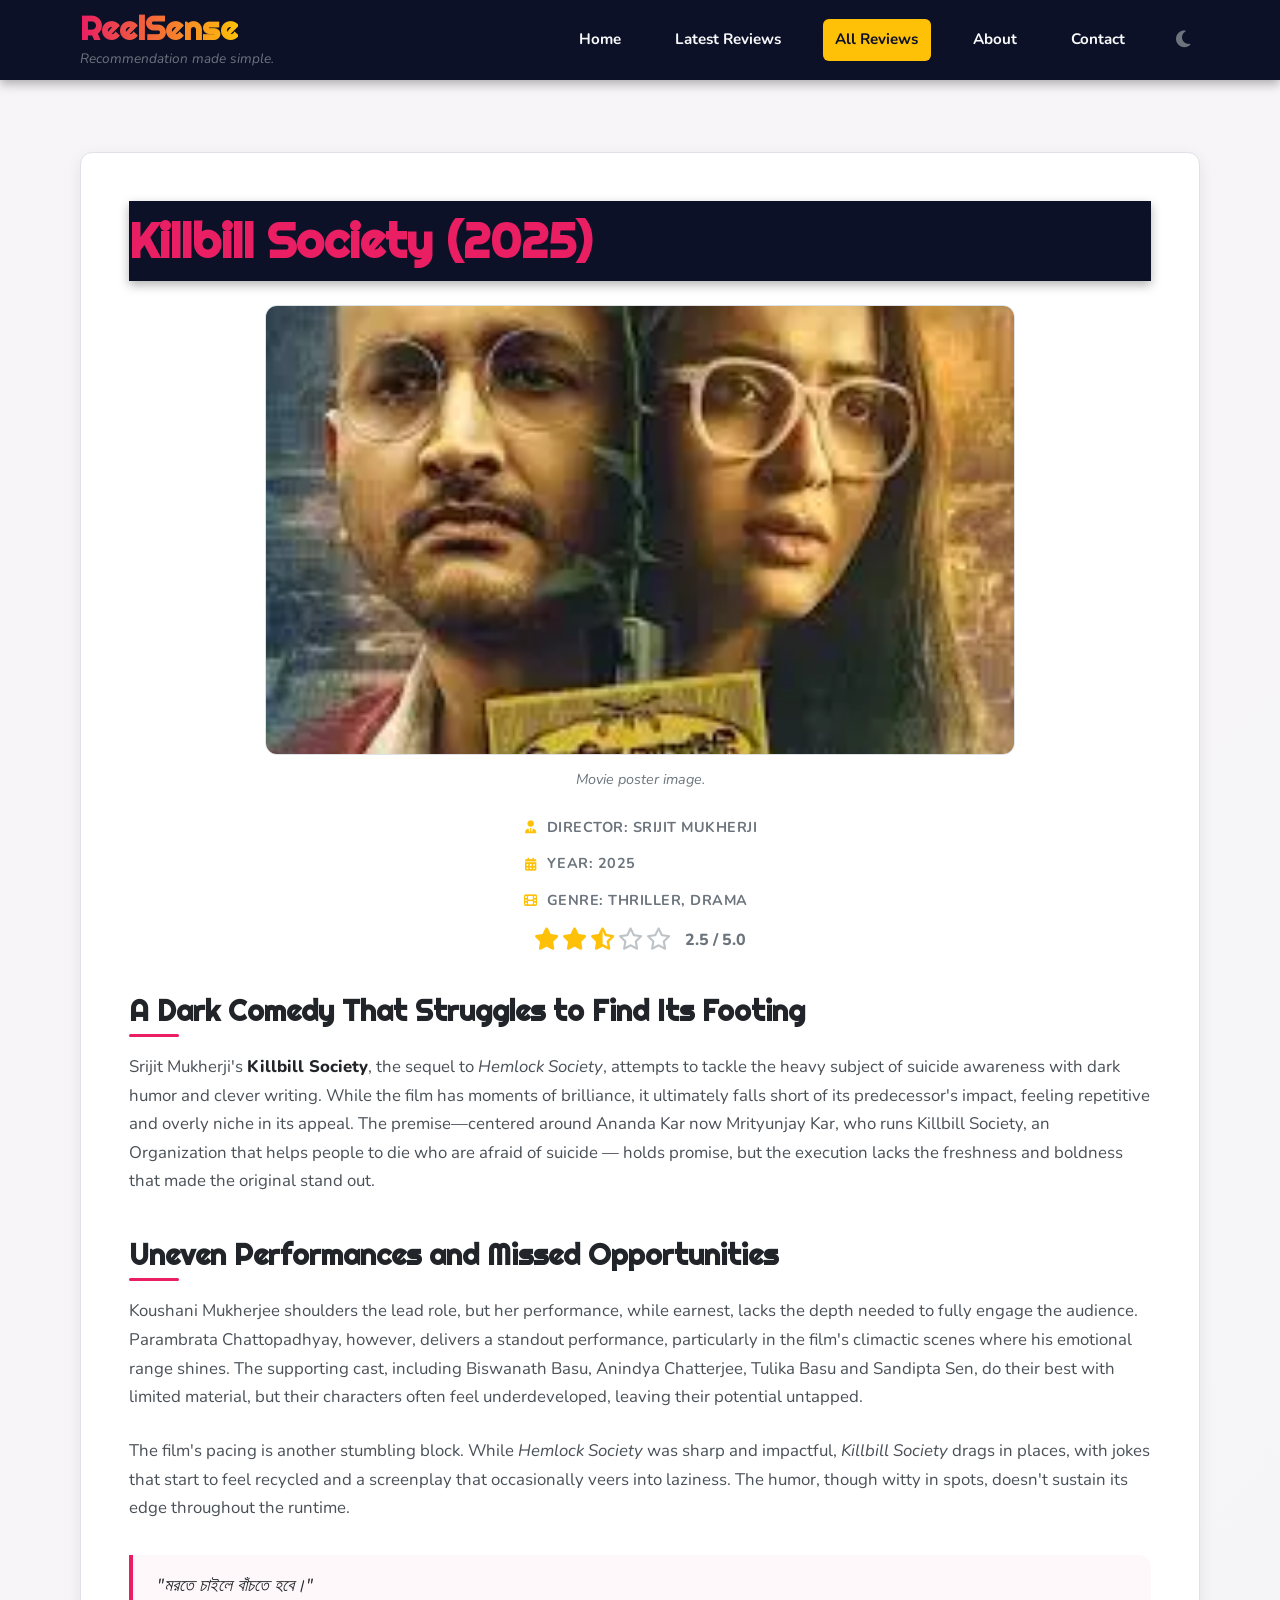
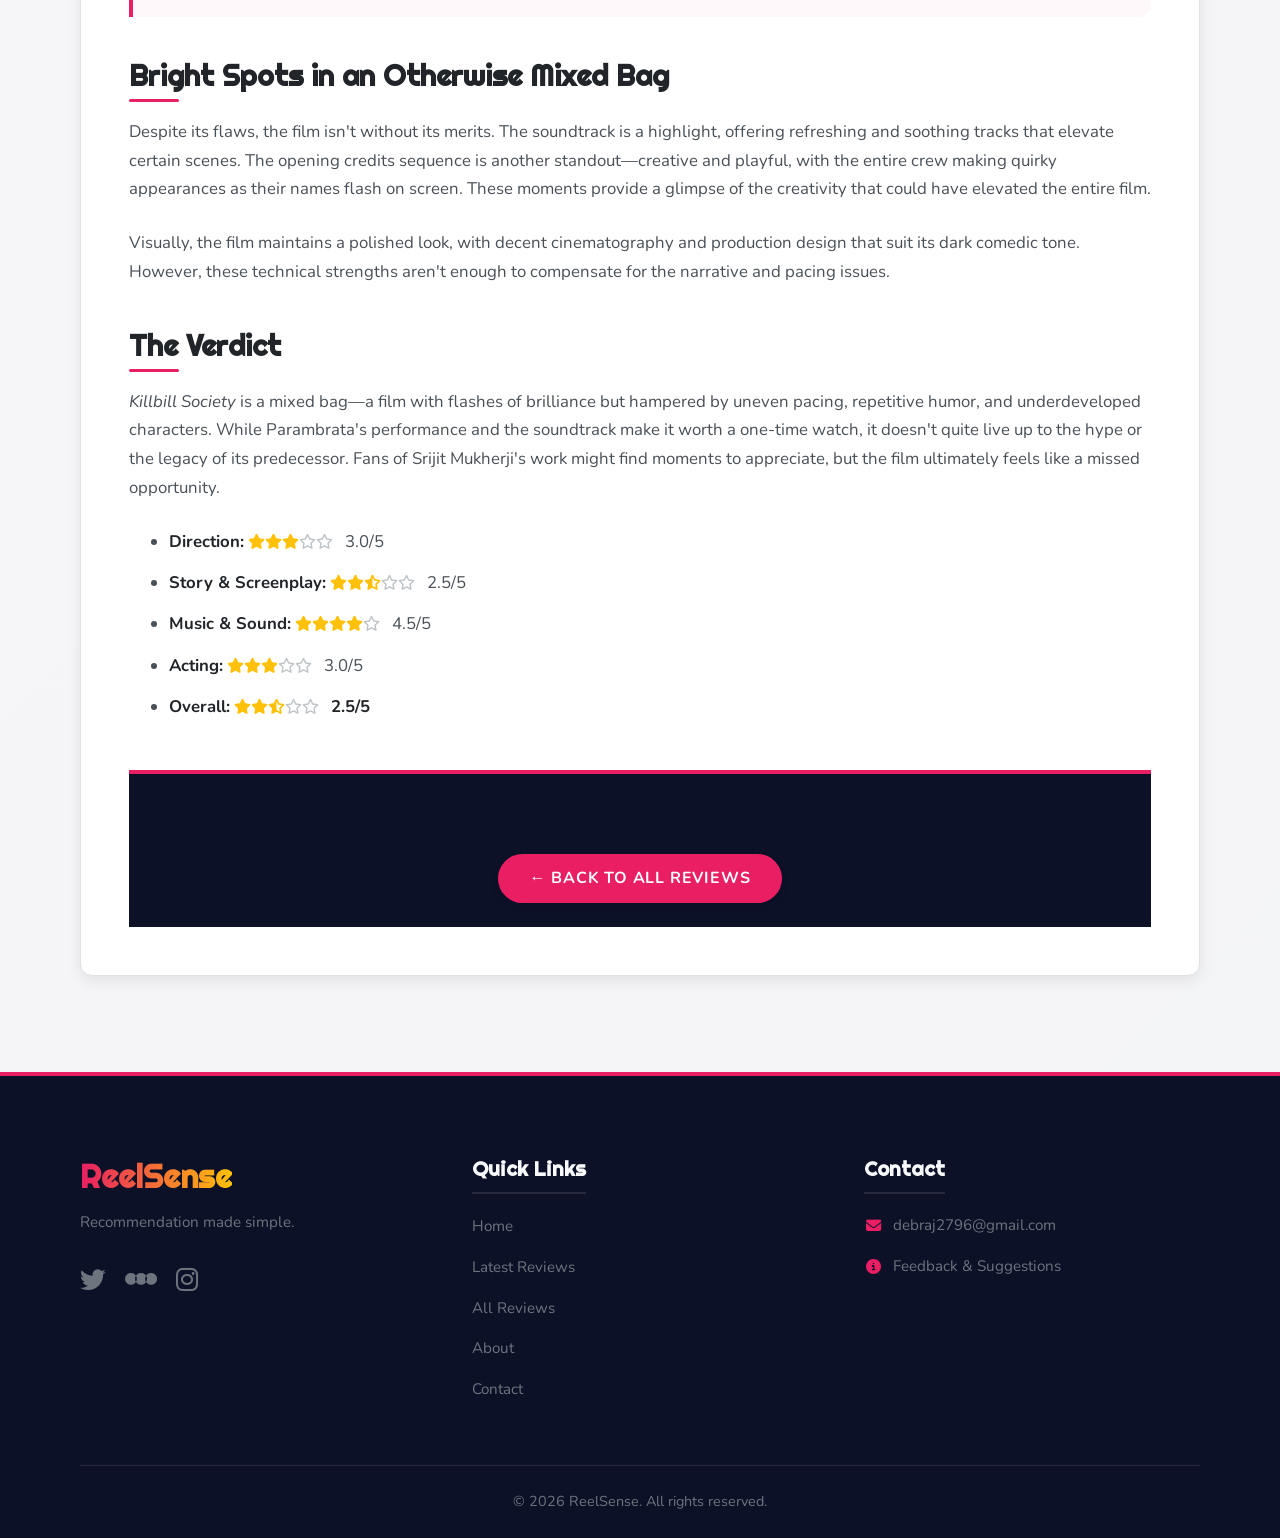
<file: killbillsociety-review.html>
<!DOCTYPE html>
<html lang="en">
<head>
    <meta charset="UTF-8">
    <meta name="viewport" content="width=device-width, initial-scale=1.0">
    <!-- *** REPLACE Movie Title & Year *** -->
    <title>Review: Killbill Society (2025) | ReelSense</title>
    <!-- *** REPLACE with movie-specific description *** -->
    <meta name="description" content="Read ReelSense's full review of Killbill Society (2025). Analysis of plot, visuals, themes, and performances.">

    <!-- Updated Open Graph and Twitter Card Meta Tags - *** REPLACE PLACEHOLDERS & URLS *** -->
     <!-- *** REPLACE Movie Title & Year *** -->
    <meta property="og:title" content="Review: Killbill Society (2025) | ReelSense">
     <!-- *** REPLACE with movie-specific description *** -->
    <meta property="og:description" content="ReelSense's deep dive into the storytelling and visuals of Killbill Society.">
    <!-- *** REPLACE with an appropriate absolute image URL for this movie *** -->
    <meta property="og:image" content="reelsense.netlify.app/images/og-killbillsociety-review.jpg">
     <!-- *** REPLACE with the correct absolute URL for this review page *** -->
    <meta property="og:url" content="reelsense.netlify.app/killbillsociety-review-review.html">
    <meta property="og:type" content="article">
    <!-- *** REPLACE with actual publication date/time from reviews.json *** -->
    <meta property="article:published_time" content="2025-04-15T12:00:00.000Z" /> <!-- Use ISO 8601 format -->
    <meta property="article:author" content="ReelSense" />
    <meta property="article:section" content="Movie Reviews" />
    <!-- *** REPLACE with relevant tags for this movie *** -->
    <meta property="article:tag" content="Thriller, Drama, Srijit Mukherji, 2025, Killbill" />

    <meta name="twitter:card" content="summary_large_image">
     <!-- *** REPLACE Movie Title & Year *** -->
    <meta name="twitter:title" content="Review: Killbill Society (2025) | ReelSense">
     <!-- *** REPLACE with movie-specific description *** -->
    <meta name="twitter:description" content="ReelSense's deep dive into the storytelling and visuals of Killbill Society.">
     <!-- *** REPLACE with an appropriate absolute image URL for this movie *** -->
    <meta name="twitter:image" content="reelsense.netlify.app/images/twitter-killbillsociety-review.jpg">

    <!-- Shared Stylesheets -->
    <link rel="stylesheet" href="styles.css">

    <!-- External CDN / Fonts -->
    <link rel="stylesheet" href="https://cdnjs.cloudflare.com/ajax/libs/font-awesome/6.4.0/css/all.min.css" integrity="sha512-iecdLmaskl7CVkqkXNQ/ZH/XLlvWZOJyj7Yy7tcenmpD1ypASozpmT/E0iPtmFIB46ZmdtAc9eNBvH0H/ZpiBw==" crossorigin="anonymous" referrerpolicy="no-referrer" />
    <link href="https://fonts.googleapis.com/css2?family=Nunito:wght@400;700;800&family=Righteous&display=swap" rel="stylesheet">

    <!-- PWA / Theme / Favicon -->
    <meta name="theme-color" content="#E91E63">
    <!-- *** Link Manifest if created *** -->
    <link rel="manifest" href="/manifest.json">
    <link rel="icon" href="favicon.ico" sizes="any"> <!-- *** REPLACE *** -->
    <link rel="apple-touch-icon" href="apple-touch-icon.png"> <!-- *** REPLACE *** -->


    <!-- Google Analytics (GA4) - *** REPLACE G-9LX80PCWTJ *** -->
    <!-- Google tag (gtag.js) -->
<script async src="https://www.googletagmanager.com/gtag/js?id=G-9LX80PCWTJ"></script>
<script>
  window.dataLayer = window.dataLayer || [];
  function gtag(){dataLayer.push(arguments);}
  gtag('js', new Date());

  gtag('config', 'G-9LX80PCWTJ');
</script>

    <!-- Article Schema - *** REPLACE ALL PLACEHOLDERS *** -->
    <script type="application/ld+json">
    {
        "@context": "https://schema.org",
        "@type": "Review",
        "itemReviewed": {
            "@type": "Movie",
            "name": "Killbill Society", // *** REPLACE ***
            "sameAs": "https://www.imdb.com/title/tt35660545", // *** REPLACE or REMOVE ***
            "director": {
                "@type": "Person",
                "name": "Srijit Mukherji" // *** REPLACE ***
            },
            "datePublished": "2025" // *** REPLACE *** e.g., "2022"
        },
        "author": {
            "@type": "Organization",
            "name": "ReelSense",
             "url": "reelsense.netlify.app/" // *** REPLACE ***
        },
         // *** REPLACE Movie Title & Year ***
        "name": "Review of Killbill Society (2025)",
         // *** REPLACE with specific review headline ***
         "headline": "Killbill Society Review: A dark comedy with flashes of brilliance, let down...",
         // *** REPLACE with the correct absolute URL for this review page ***
        "url": "reelsense.netlify.app/killbillsociety-review-review.html",
         // *** REPLACE with actual publication date/time (match meta tag) ***
        "datePublished": "2025-04-15T12:00:00.000Z", // Use ISO 8601 format
        "reviewRating": {
            "@type": "Rating",
            "ratingValue": "2.5", // *** REPLACE *** e.g., "4.9"
            "bestRating": "5",
            "worstRating": "1"
        },
         // *** REPLACE with first paragraph or summary of the review text ***
        "reviewBody": "A dark comedy with flashes of brilliance, let down by uneven pacing and repetitive humor—worth a watch for Parambrata’s performance and the standout soundtrack..",
         "publisher": {
             "@type": "Organization",
             "name": "ReelSense",
             "logo": {
                "@type": "ImageObject",
                 // *** REPLACE with absolute URL to your site logo ***
                "url": "reelsense.netlify.app/images/reelsense-logo.png"
            }
         }
    }
    </script>

</head>
<body>
    <header>
        <!-- Standard Header Structure (same as index.html) -->
        <div class="container">
            <div class="header-content">
                <div class="logo">
                    <a href="index.html" aria-label="ReelSense Home"><h1>ReelSense</h1></a>
                    <p class="tagline">Recommendation made simple.</p>
                </div>
                <button type="button" class="mobile-menu-toggle" aria-label="Toggle Menu" aria-expanded="false" aria-controls="main-nav-list">
                    <i class="fas fa-bars" aria-hidden="true"></i>
                    <i class="fas fa-times" aria-hidden="true"></i>
                </button>
                <nav class="main-nav" id="main-nav">
                    <ul id="main-nav-list">
                        <li><a href="index.html#home" class="nav-link">Home</a></li>
                        <li><a href="index.html#reviews" class="nav-link">Latest Reviews</a></li>
                        <li><a href="all-reviews.html" class="nav-link">All Reviews</a></li>
                        <li><a href="index.html#about" class="nav-link">About</a></li>
                        <li><a href="index.html#contact" class="nav-link">Contact</a></li>
                        <li>
                            <button type="button" id="theme-switcher" aria-label="Switch Theme">
                                <i class="fas fa-moon" aria-hidden="true"></i>
                                <i class="fas fa-sun" aria-hidden="true"></i>
                            </button>
                        </li>
                    </ul>
                </nav>
            </div>
        </div>
    </header>

    <main class="full-review-container">
        <div class="container">
            <article class="review-post">
                <header class="review-header">
                    <!-- *** REPLACE Movie Title & Year *** -->
                    <h1>Killbill Society (2025)</h1>
                </header>

                <figure class="review-main-image">
                    <!-- Use the <picture> element -->
                    <picture>
                        <!-- Offer the WEBP version first -->
                        <source srcset="/images/killbillsociety.webp" type="image/webp">
                
                        <!-- Offer a JPG version as a fallback (MUST EXIST!) -->
                        <source srcset="/images/killbillsociety.jpg" type="image/jpeg">
                
                        <!-- REQUIRED: Default <img> tag for older browsers or if other sources fail -->
                        <!-- This img's src should be the most compatible format (usually JPG/PNG) -->
                        <img src="/images/killbillsociety.jpg" alt="Killbill Society Poster" loading="eager">
                    </picture>
                    <figcaption>Movie poster image.</figcaption>
                </figure>
                <!-- NEW container for Meta Info and Rating - MOVED HERE -->
                <div class="review-meta-and-rating">
                     <!-- *** REPLACE Director, Year, Genres *** -->
                    <div class="review-meta movie-meta">
                        <span><i class="fas fa-user-tie" aria-hidden="true"></i> Director: Srijit Mukherji</span>
                        <span><i class="fas fa-calendar-alt" aria-hidden="true"></i> Year: 2025</span>
                        <span><i class="fas fa-film" aria-hidden="true"></i> Genre: Thriller, Drama</span>
                        <!-- Optional: Add more meta if desired -->
                        <!-- <span><i class="fas fa-clock" aria-hidden="true"></i> Runtime: [XXX] min</span> -->
                    </div>
                     <!-- *** REPLACE data-rating value. Script.js handles star rendering *** -->
                    <div class="rating" data-rating="2.5" aria-label="Rating: 2.5 out of 5 stars">
                         <!-- Stars will be injected here by script.js -->
                         <span class="rating-value">2.5 / 5.0</span> <!-- *** REPLACE Numeric Rating *** -->
                    </div>
                </div>
                 <!-- END of NEW container -->


                 <div class="review-body">
                    <h2>A Dark Comedy That Struggles to Find Its Footing</h2>
                    <p>Srijit Mukherji's <strong>Killbill Society</strong>, the sequel to <em>Hemlock Society</em>, attempts to tackle the heavy subject of suicide awareness with dark humor and clever writing. While the film has moments of brilliance, it ultimately falls short of its predecessor's impact, feeling repetitive and overly niche in its appeal. The premise—centered around Ananda Kar now Mrityunjay Kar, who runs Killbill Society, an Organization that helps people to die who are afraid of suicide — holds promise, but the execution lacks the freshness and boldness that made the original stand out.</p>
                
                    <h2>Uneven Performances and Missed Opportunities</h2>
                    <p>Koushani Mukherjee shoulders the lead role, but her performance, while earnest, lacks the depth needed to fully engage the audience. Parambrata Chattopadhyay, however, delivers a standout performance, particularly in the film's climactic scenes where his emotional range shines. The supporting cast, including Biswanath Basu, Anindya Chatterjee, Tulika Basu and Sandipta Sen, do their best with limited material, but their characters often feel underdeveloped, leaving their potential untapped.</p>
                    <p>The film's pacing is another stumbling block. While <em>Hemlock Society</em> was sharp and impactful, <em>Killbill Society</em> drags in places, with jokes that start to feel recycled and a screenplay that occasionally veers into laziness. The humor, though witty in spots, doesn't sustain its edge throughout the runtime.</p>
                
                    <blockquote>
                        "মরতে চাইলে বাঁচতে হবে।"
                    </blockquote>
                
                    <h2>Bright Spots in an Otherwise Mixed Bag</h2>
                    <p>Despite its flaws, the film isn't without its merits. The soundtrack is a highlight, offering refreshing and soothing tracks that elevate certain scenes. The opening credits sequence is another standout—creative and playful, with the entire crew making quirky appearances as their names flash on screen. These moments provide a glimpse of the creativity that could have elevated the entire film.</p>
                    <p>Visually, the film maintains a polished look, with decent cinematography and production design that suit its dark comedic tone. However, these technical strengths aren't enough to compensate for the narrative and pacing issues.</p>
                
                    <h2>The Verdict</h2>
                    <p><em>Killbill Society</em> is a mixed bag—a film with flashes of brilliance but hampered by uneven pacing, repetitive humor, and underdeveloped characters. While Parambrata's performance and the soundtrack make it worth a one-time watch, it doesn't quite live up to the hype or the legacy of its predecessor. Fans of Srijit Mukherji's work might find moments to appreciate, but the film ultimately feels like a missed opportunity.</p>
                
                    <ul>
                        <li><strong>Direction:</strong> <span class="rating-inline" data-rating="3.0"></span> 3.0/5</li>
                        <li><strong>Story & Screenplay:</strong> <span class="rating-inline" data-rating="2.5"></span> 2.5/5</li>
                        <li><strong>Music & Sound:</strong> <span class="rating-inline" data-rating="4.0"></span> 4.5/5</li>
                        <li><strong>Acting:</strong> <span class="rating-inline" data-rating="3.0"></span> 3.0/5</li>
                        <li><strong>Overall:</strong> <span class="rating-inline" data-rating="2.5"></span> <strong>2.5/5</strong></li>
                    </ul>
                </div>

                <footer class="review-footer">
                     <a href="all-reviews.html" class="btn">← Back to All Reviews</a>
                     <!-- Placeholder for Share Buttons -->
                     <!-- <div class="share-buttons"> ... </div> -->
                     <!-- Placeholder for Related Reviews -->
                     <!-- <section class="related-reviews"> ... </section> -->
                </footer>
            </article>
        </div>
    </main>

    <footer>
       <!-- Standard Footer -->
       <div class="container">
             <div class="footer-content">
                 <div class="footer-brand">
                      <a href="index.html" aria-label="ReelSense Home"><h3>ReelSense</h3></a>
                      <p>Recommendation made simple.</p>
                      <div class="social-links">
                         <!-- *** REPLACE # with actual URLs *** -->
                         <a href="#" aria-label="Visit ReelSense on Twitter" rel="noopener noreferrer" target="_blank"><i class="fab fa-twitter" aria-hidden="true"></i></a>
                         <a href="#" aria-label="Visit ReelSense on Letterboxd" rel="noopener noreferrer" target="_blank"><i class="fa-brands fa-letterboxd" aria-hidden="true"></i></a>
                         <a href="#" aria-label="Visit ReelSense on Instagram" rel="noopener noreferrer" target="_blank"><i class="fab fa-instagram" aria-hidden="true"></i></a>
                      </div>
                  </div>
                  <div class="footer-links">
                      <h4>Quick Links</h4>
                      <ul>
                          <li><a href="index.html#home">Home</a></li>
                          <li><a href="index.html#reviews">Latest Reviews</a></li>
                          <li><a href="all-reviews.html">All Reviews</a></li>
                          <li><a href="index.html#about">About</a></li>
                          <li><a href="index.html#contact">Contact</a></li>
                      </ul>
                  </div>
                  <div class="footer-contact">
                      <h4>Contact</h4>
                      <ul>
                         <!-- *** REPLACE EMAIL *** -->
                         <li><a href="mailto:debraj2796@gmail.com"><i class="fas fa-envelope" aria-hidden="true"></i> debraj2796@gmail.com</a></li>
                         <li><a href="index.html#contact"><i class="fas fa-info-circle" aria-hidden="true"></i> Feedback & Suggestions</a></li>
                      </ul>
                  </div>
             </div>
             <div class="footer-bottom">
                  <p>© <span id="current-year"></span> ReelSense. All rights reserved.</p>
             </div>
         </div>
    </footer>

    <!-- Back to Top Button -->
    <button type="button" id="back-to-top" class="back-to-top" title="Back to Top" aria-label="Scroll back to top">
        <i class="fas fa-arrow-up" aria-hidden="true"></i>
    </button>

    <!-- Load script DEFERRED -->
    <script src="script.js" defer></script>

     <!-- Service Worker Registration -->
      <script>
          if ('serviceWorker' in navigator && (window.location.protocol === 'https:' || ['localhost', '127.0.0.1'].includes(window.location.hostname))) {
              window.addEventListener('load', () => {
                  navigator.serviceWorker.register('/sw.js')
                      .then(registration => console.log(`[ReelSense SW] Registration successful, scope: ${registration.scope}`))
                      .catch(error => console.error('[ReelSense SW] Registration failed:', error));
              });
          } else if ('serviceWorker' in navigator) {
              console.warn('[ReelSense SW] Not registered: Requires HTTPS or localhost.');
          }
      </script>

</body>
</html>
</file>
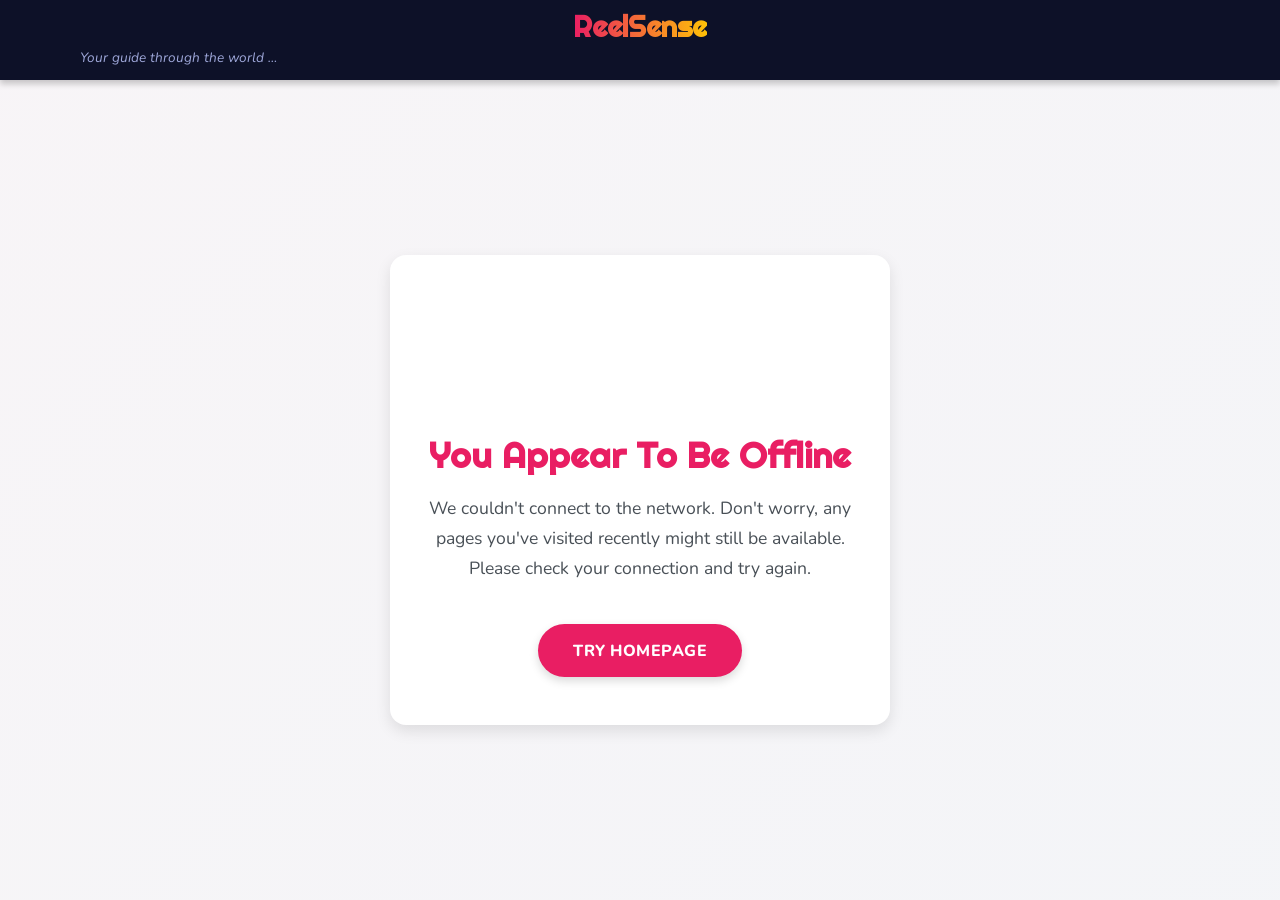
<file: offline.html>
<!DOCTYPE html>
<html lang="en">
<head>
    <meta charset="UTF-8">
    <meta name="viewport" content="width=device-width, initial-scale=1.0">
    <title>Offline | ReelSense</title>
    <link rel="stylesheet" href="styles.css"> <!-- Link to external styles (might not load offline, hence inline styles) -->
    <link rel="stylesheet" href="https://cdnjs.cloudflare.com/ajax/libs/font-awesome/6.4.0/css/all.min.css" integrity="sha512-iecdLmaskl7CVkqkXNQ/ZH/XLlvWZOJyj7Yy7tcenmpD1ypASozpmT/E0iPtmFIB46ZmdtAc9eNBvH0H/ZpiBw==" crossorigin="anonymous" referrerpolicy="no-referrer" />
    <link href="https://fonts.googleapis.com/css2?family=Nunito:wght@400;700;800&family=Righteous&display=swap" rel="stylesheet">
    <meta name="theme-color" content="#E91E63">
     <link rel="icon" href="favicon.ico" sizes="any">
     <link rel="apple-touch-icon" href="apple-touch-icon.png">
    <style>
        /* Minimal inlined styles for offline page - Ensure basic usability */
        :root { --primary-color: #E91E63; --primary-hover: #C2185B; --secondary-color: #FFC107; --darker-color: #0D1128; --lighter-color: #FFFFFF; --text-light: #F8F9FA; --text-muted: #9FA8DA; --border-radius: 16px; }
        body { margin: 0; font-family: 'Nunito', sans-serif; background-color: #f8f9fa; color: #212529; display: flex; flex-direction: column; min-height: 100vh; }
        .container { width: 90%; max-width: 600px; margin: 0 auto; padding: 0 1rem; }

        .offline-header { background-color: var(--darker-color); color: var(--text-light); padding: 1rem 0; box-shadow: 0 4px 6px rgba(0, 0, 0, 0.2); text-align: center; }
        .offline-header .logo h1 { font-family: 'Righteous', cursive; font-size: 1.8rem; margin-bottom: 0.25rem; background: linear-gradient(90deg, var(--primary-color), var(--secondary-color)); -webkit-background-clip: text; background-clip: text; color: transparent; display: inline-block; }
        .offline-header .tagline { font-size: 0.85rem; color: var(--text-muted); font-style: italic; }
        a { color: var(--primary-color); text-decoration: none; font-weight: 700;}
        a:hover { color: var(--primary-hover); }

        main { flex-grow: 1; display: flex; align-items: center; justify-content: center; padding: 2rem 0; }
        .offline-container { text-align: center; padding: 3rem 2rem; margin: 2rem auto; background-color: var(--lighter-color); border-radius: var(--border-radius); box-shadow: 0 6px 15px rgba(0, 0, 0, 0.1); max-width: 500px;}
        .offline-icon { font-size: 4rem; color: var(--primary-color); margin-bottom: 1.5rem; }
        .offline-container h1 { margin-bottom: 1rem; color: var(--primary-color); font-family: 'Righteous', cursive; font-size: 2.2rem; }
        .offline-container p { margin-bottom: 2.5rem; color: #495057; line-height: 1.7; font-size: 1.1rem;}

        .btn { display: inline-block; padding: 0.9rem 2.2rem; background-color: var(--primary-color); color: var(--lighter-color) !important; text-decoration: none; border-radius: 50px; transition: background-color 0.3s ease, transform 0.2s ease, box-shadow 0.2s ease; border: none; cursor: pointer; font-weight: 800; font-size: 1rem; text-transform: uppercase; letter-spacing: 0.5px; box-shadow: 0 4px 10px rgba(0,0,0,0.15); }
        .btn:hover { background-color: var(--primary-hover); box-shadow: 0 8px 15px rgba(0, 0, 0, 0.2); transform: translateY(-3px); }

        /* Basic dark mode support via media query (won't reflect theme toggle state) */
        @media (prefers-color-scheme: dark) {
          body { background-color: #121212; color: #E0E0E0; }
          .offline-header { background-color: #00001A; color: var(--text-light); }
          .offline-header .tagline { color: var(--text-muted); }
          .offline-container { background-color: #1A237E; box-shadow: 0 6px 20px rgba(0, 0, 0, 0.4); color: var(--text-light)}
          .offline-container p { color: #E8EAF6; }
          :root { --primary-color: #EC407A; --primary-hover: #F06292; }
        }
    </style>
</head>
<body>
    <header class="offline-header">
        <div class="container">
            <div class="logo">
                 <a href="index.html" aria-label="ReelSense Home"><h1>ReelSense</h1></a>
                 <p class="tagline">Your guide through the world of cinema.</p>
            </div>
        </div>
    </header>

    <main>
      <div class="offline-container">
          <div class="offline-icon">
              <i class="fas fa-cloud-slash"></i>
          </div>
          <h1>You Appear To Be Offline</h1>
          <p>We couldn't connect to the network. Don't worry, any pages you've visited recently might still be available. Please check your connection and try again.</p>
          <a href="index.html" class="btn">Try Homepage</a>
      </div>
    </main>
</body>
</html>
</file>
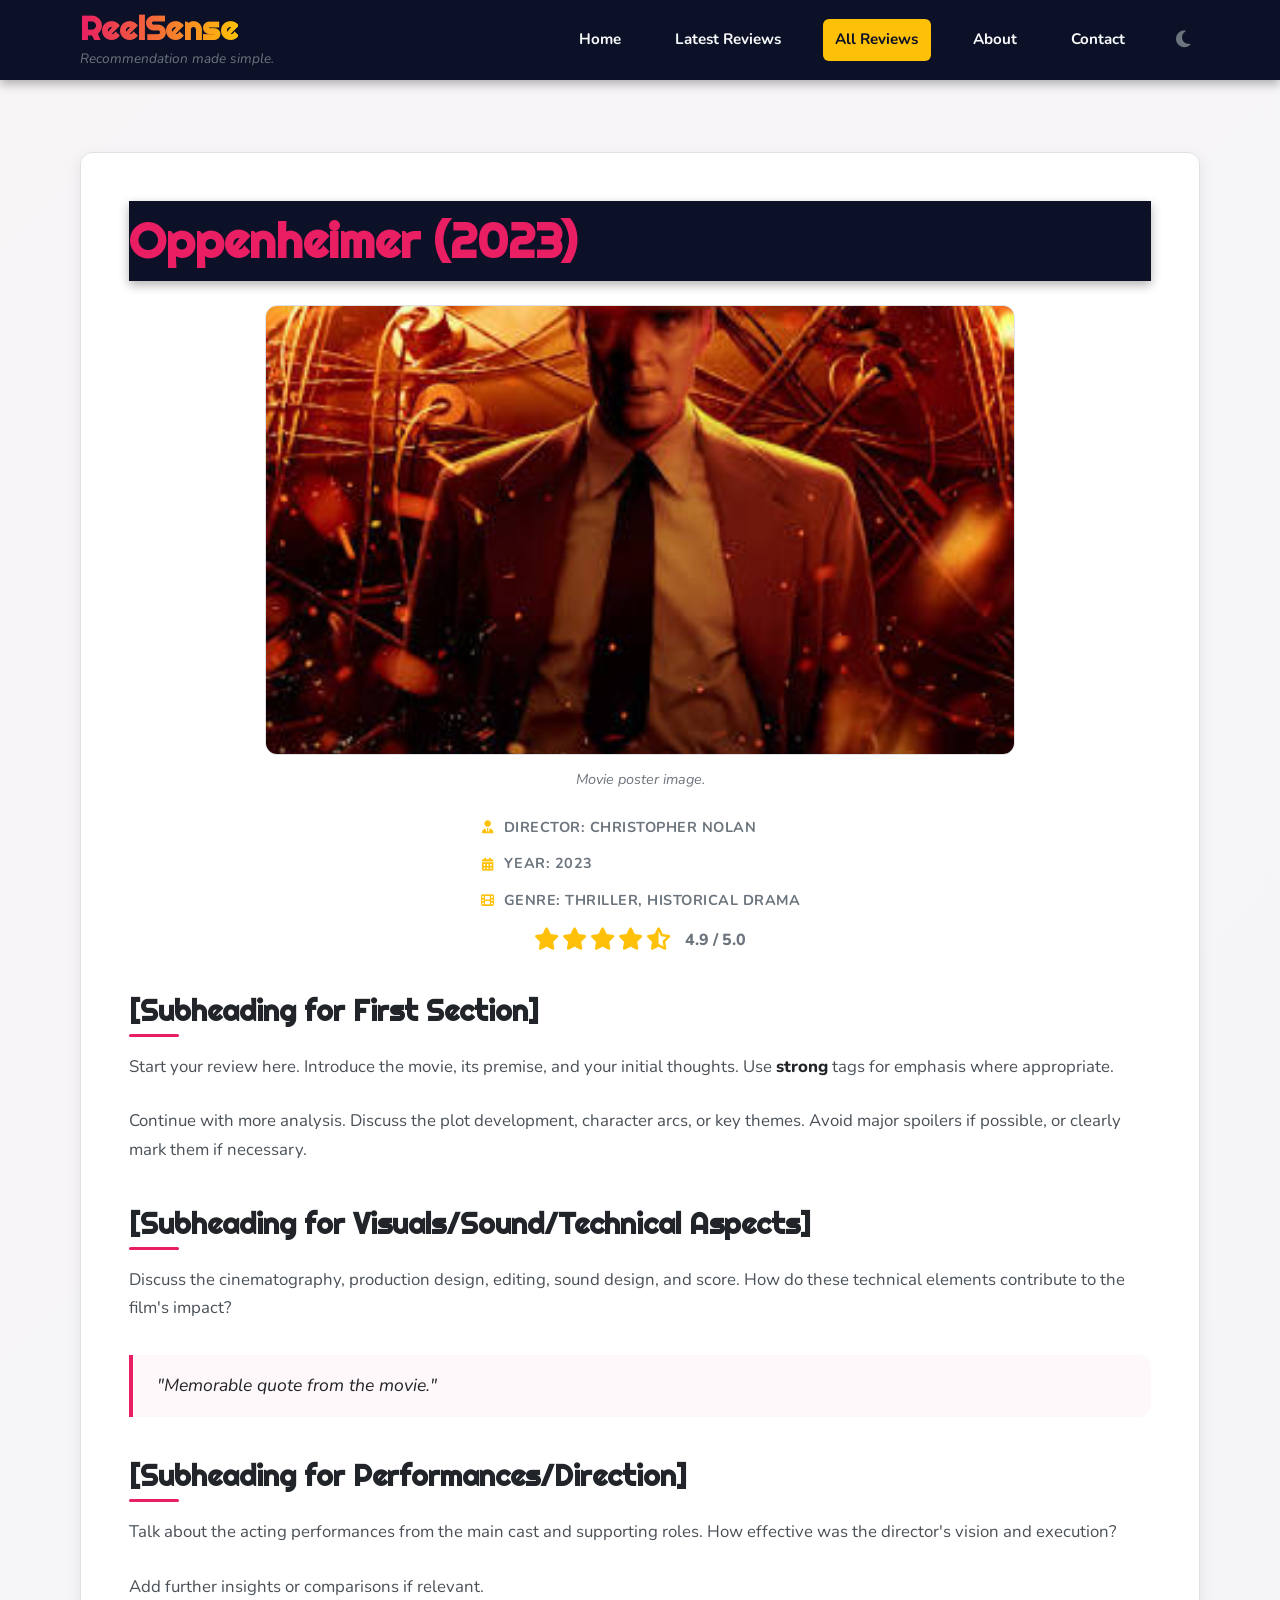
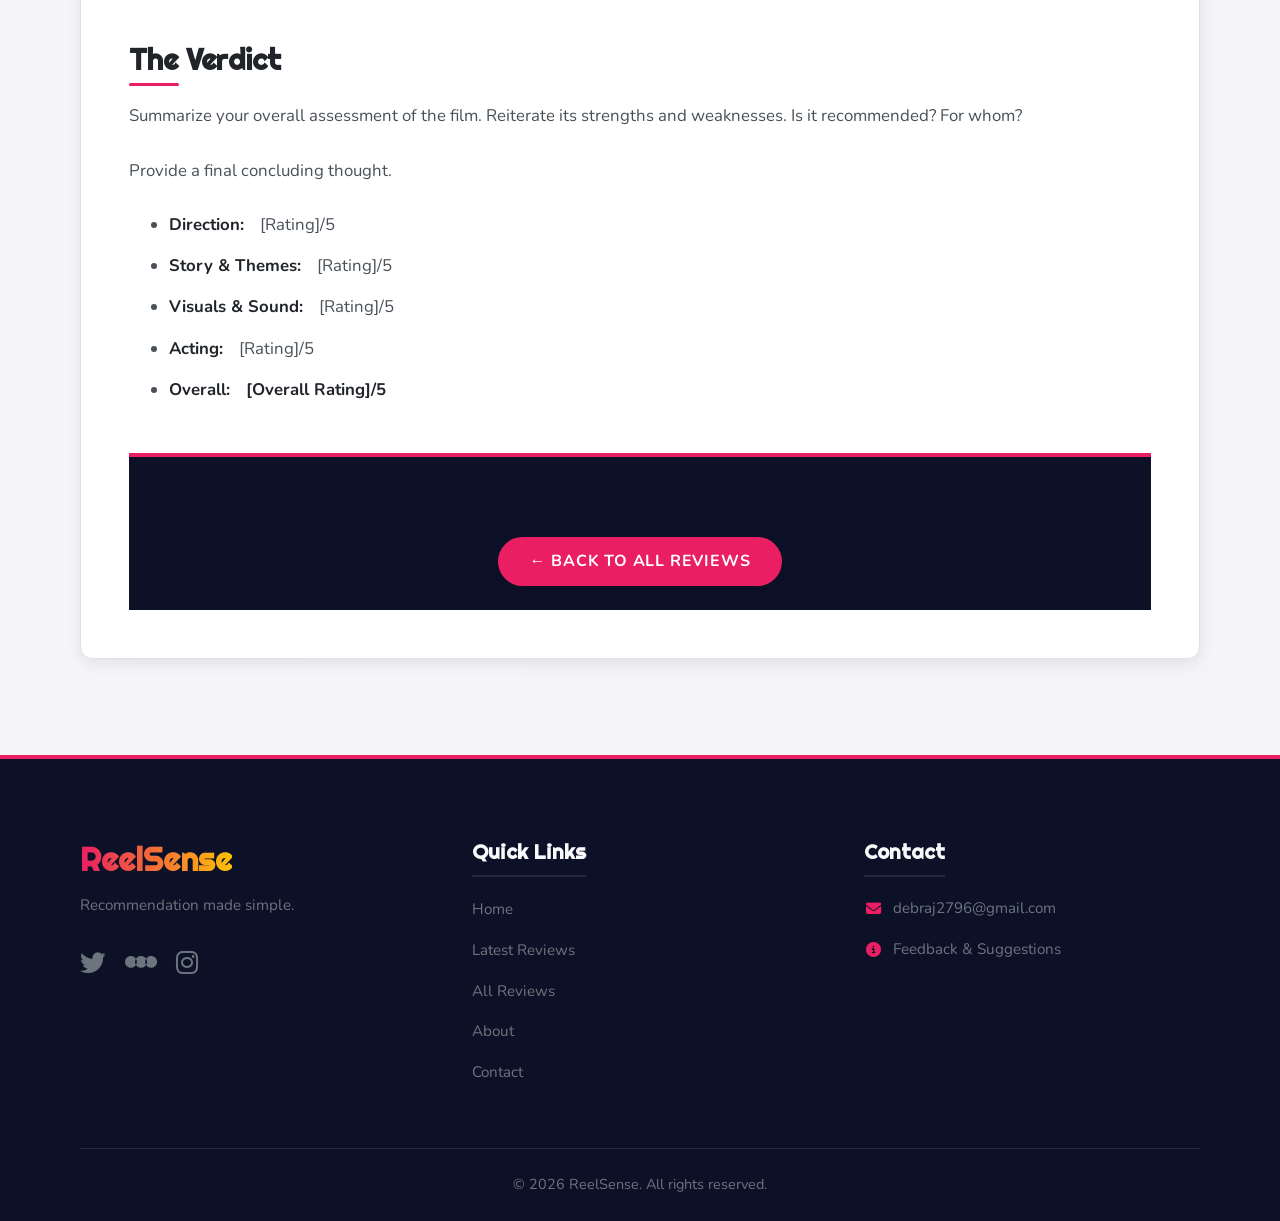
<file: oppenheimer-review.html>
<!DOCTYPE html>
<html lang="en">
<head>
    <meta charset="UTF-8">
    <meta name="viewport" content="width=device-width, initial-scale=1.0">
    <!-- *** REPLACE Movie Title & Year *** -->
    <title>Review: Oppenheimer (2023) | ReelSense</title>
    <!-- *** REPLACE with movie-specific description *** -->
    <meta name="description" content="Read ReelSense's full review of Oppenheimer (2023). Analysis of plot, visuals, themes, and performances.">

    <!-- Updated Open Graph and Twitter Card Meta Tags - *** REPLACE PLACEHOLDERS & URLS *** -->
     <!-- *** REPLACE Movie Title & Year *** -->
    <meta property="og:title" content="Review: Oppenheimer (2023) | ReelSense">
     <!-- *** REPLACE with movie-specific description *** -->
    <meta property="og:description" content="ReelSense's deep dive into the storytelling and visuals of Oppenheimer.">
    <!-- *** REPLACE with an appropriate absolute image URL for this movie *** -->
    <meta property="og:image" content="reelsense.netlify.app/images/og-oppenheimer-review.jpg">
     <!-- *** REPLACE with the correct absolute URL for this review page *** -->
    <meta property="og:url" content="reelsense.netlify.app/oppenheimer-review-review.html">
    <meta property="og:type" content="article">
    <!-- *** REPLACE with actual publication date/time from reviews.json *** -->
    <meta property="article:published_time" content="2024-01-12T12:30:00.000Z" /> <!-- Use ISO 8601 format -->
    <meta property="article:author" content="ReelSense" />
    <meta property="article:section" content="Movie Reviews" />
    <!-- *** REPLACE with relevant tags for this movie *** -->
    <meta property="article:tag" content="Thriller, Historical Drama, Christopher Nolan, 2023, Oppenheimer" />

    <meta name="twitter:card" content="summary_large_image">
     <!-- *** REPLACE Movie Title & Year *** -->
    <meta name="twitter:title" content="Review: Oppenheimer (2023) | ReelSense">
     <!-- *** REPLACE with movie-specific description *** -->
    <meta name="twitter:description" content="ReelSense's deep dive into the storytelling and visuals of Oppenheimer.">
     <!-- *** REPLACE with an appropriate absolute image URL for this movie *** -->
    <meta name="twitter:image" content="reelsense.netlify.app/images/twitter-oppenheimer-review.jpg">

    <!-- Shared Stylesheets -->
    <link rel="stylesheet" href="styles.css">

    <!-- External CDN / Fonts -->
    <link rel="stylesheet" href="https://cdnjs.cloudflare.com/ajax/libs/font-awesome/6.4.0/css/all.min.css" integrity="sha512-iecdLmaskl7CVkqkXNQ/ZH/XLlvWZOJyj7Yy7tcenmpD1ypASozpmT/E0iPtmFIB46ZmdtAc9eNBvH0H/ZpiBw==" crossorigin="anonymous" referrerpolicy="no-referrer" />
    <link href="https://fonts.googleapis.com/css2?family=Nunito:wght@400;700;800&family=Righteous&display=swap" rel="stylesheet">

    <!-- PWA / Theme / Favicon -->
    <meta name="theme-color" content="#E91E63">
    <!-- *** Link Manifest if created *** -->
    <link rel="manifest" href="/manifest.json">
    <link rel="icon" href="favicon.ico" sizes="any"> <!-- *** REPLACE *** -->
    <link rel="apple-touch-icon" href="apple-touch-icon.png"> <!-- *** REPLACE *** -->


    <!-- Google Analytics (GA4) - *** REPLACE G-9LX80PCWTJ *** -->
    <!-- Google tag (gtag.js) -->
<script async src="https://www.googletagmanager.com/gtag/js?id=G-9LX80PCWTJ"></script>
<script>
  window.dataLayer = window.dataLayer || [];
  function gtag(){dataLayer.push(arguments);}
  gtag('js', new Date());

  gtag('config', 'G-9LX80PCWTJ');
</script>

    <!-- Article Schema - *** REPLACE ALL PLACEHOLDERS *** -->
    <script type="application/ld+json">
    {
        "@context": "https://schema.org",
        "@type": "Review",
        "itemReviewed": {
            "@type": "Movie",
            "name": "Oppenheimer", // *** REPLACE ***
            "sameAs": "[Optional: URL to IMDB/Wikipedia page]", // *** REPLACE or REMOVE ***
            "director": {
                "@type": "Person",
                "name": "Christopher Nolan" // *** REPLACE ***
            },
            "datePublished": "2023" // *** REPLACE *** e.g., "2022"
        },
        "author": {
            "@type": "Organization",
            "name": "ReelSense",
             "url": "reelsense.netlify.app/" // *** REPLACE ***
        },
         // *** REPLACE Movie Title & Year ***
        "name": "Review of Oppenheimer (2023)",
         // *** REPLACE with specific review headline ***
         "headline": "Oppenheimer Review: A Visual Spectacle from the History books....",
         // *** REPLACE with the correct absolute URL for this review page ***
        "url": "reelsense.netlify.app/oppenheimer-review-review.html",
         // *** REPLACE with actual publication date/time (match meta tag) ***
        "datePublished": "2024-01-12T12:30:00.000Z", // Use ISO 8601 format
        "reviewRating": {
            "@type": "Rating",
            "ratingValue": "4.9", // *** REPLACE *** e.g., "4.9"
            "bestRating": "5",
            "worstRating": "1"
        },
         // *** REPLACE with first paragraph or summary of the review text ***
        "reviewBody": "A Visual Spectacle from the History books.",
         "publisher": {
             "@type": "Organization",
             "name": "ReelSense",
             "logo": {
                "@type": "ImageObject",
                 // *** REPLACE with absolute URL to your site logo ***
                "url": "reelsense.netlify.app/images/reelsense-logo.png"
            }
         }
    }
    </script>

</head>
<body>
    <header>
        <!-- Standard Header Structure (same as index.html) -->
        <div class="container">
            <div class="header-content">
                <div class="logo">
                    <a href="index.html" aria-label="ReelSense Home"><h1>ReelSense</h1></a>
                    <p class="tagline">Recommendation made simple.</p>
                </div>
                <button type="button" class="mobile-menu-toggle" aria-label="Toggle Menu" aria-expanded="false" aria-controls="main-nav-list">
                    <i class="fas fa-bars" aria-hidden="true"></i>
                    <i class="fas fa-times" aria-hidden="true"></i>
                </button>
                <nav class="main-nav" id="main-nav">
                    <ul id="main-nav-list">
                        <li><a href="index.html#home" class="nav-link">Home</a></li>
                        <li><a href="index.html#reviews" class="nav-link">Latest Reviews</a></li>
                        <li><a href="all-reviews.html" class="nav-link">All Reviews</a></li>
                        <li><a href="index.html#about" class="nav-link">About</a></li>
                        <li><a href="index.html#contact" class="nav-link">Contact</a></li>
                        <li>
                            <button type="button" id="theme-switcher" aria-label="Switch Theme">
                                <i class="fas fa-moon" aria-hidden="true"></i>
                                <i class="fas fa-sun" aria-hidden="true"></i>
                            </button>
                        </li>
                    </ul>
                </nav>
            </div>
        </div>
    </header>

    <main class="full-review-container">
        <div class="container">
            <article class="review-post">
                <header class="review-header">
                    <!-- *** REPLACE Movie Title & Year *** -->
                    <h1>Oppenheimer (2023)</h1>
                </header>

                <figure class="review-main-image">
                    <!-- *** REPLACE with appropriate image URL and alt text for this movie *** -->
                    <img src="/images/Oppenheimer.jpeg" alt="Oppenheimer movie poster with a mushroom cloud" loading="eager">
                     <!-- *** REPLACE with relevant image caption *** -->
                    <figcaption>Movie poster image.</figcaption>
                </figure>

                <!-- NEW container for Meta Info and Rating - MOVED HERE -->
                <div class="review-meta-and-rating">
                     <!-- *** REPLACE Director, Year, Genres *** -->
                    <div class="review-meta movie-meta">
                        <span><i class="fas fa-user-tie" aria-hidden="true"></i> Director: Christopher Nolan</span>
                        <span><i class="fas fa-calendar-alt" aria-hidden="true"></i> Year: 2023</span>
                        <span><i class="fas fa-film" aria-hidden="true"></i> Genre: Thriller, Historical Drama</span>
                        <!-- Optional: Add more meta if desired -->
                        <!-- <span><i class="fas fa-clock" aria-hidden="true"></i> Runtime: [XXX] min</span> -->
                    </div>
                     <!-- *** REPLACE data-rating value. Script.js handles star rendering *** -->
                    <div class="rating" data-rating="4.9" aria-label="Rating: 4.9 out of 5 stars">
                         <!-- Stars will be injected here by script.js -->
                         <span class="rating-value">4.9 / 5.0</span> <!-- *** REPLACE Numeric Rating *** -->
                    </div>
                </div>
                 <!-- END of NEW container -->


                <div class="review-body">
                    <!-- *** REPLACE ALL REVIEW CONTENT BELOW *** -->

                    <h2>[Subheading for First Section]</h2>
                    <p>Start your review here. Introduce the movie, its premise, and your initial thoughts. Use <strong>strong</strong> tags for emphasis where appropriate.</p>
                    <p>Continue with more analysis. Discuss the plot development, character arcs, or key themes. Avoid major spoilers if possible, or clearly mark them if necessary.</p>

                    <h2>[Subheading for Visuals/Sound/Technical Aspects]</h2>
                    <p>Discuss the cinematography, production design, editing, sound design, and score. How do these technical elements contribute to the film's impact?</p>

                    <blockquote>
                       "Memorable quote from the movie."
                    </blockquote>

                    <h2>[Subheading for Performances/Direction]</h2>
                    <p>Talk about the acting performances from the main cast and supporting roles. How effective was the director's vision and execution?</p>
                    <p>Add further insights or comparisons if relevant.</p>

                    <h2>The Verdict</h2>
                    <p>Summarize your overall assessment of the film. Reiterate its strengths and weaknesses. Is it recommended? For whom?</p>
                    <p>Provide a final concluding thought.</p>

                    <!-- Optional: Detailed Breakdown - *** REPLACE ratings and text *** -->
                    <!-- This section remains within the review-body -->
                    <ul>
                        <li><strong>Direction:</strong> <span class="rating-inline" data-rating="[Rating]"></span> [Rating]/5</li>
                        <li><strong>Story & Themes:</strong> <span class="rating-inline" data-rating="[Rating]"></span> [Rating]/5</li>
                        <li><strong>Visuals & Sound:</strong> <span class="rating-inline" data-rating="[Rating]"></span> [Rating]/5</li>
                        <li><strong>Acting:</strong> <span class="rating-inline" data-rating="[Rating]"></span> [Rating]/5</li>
                        <li><strong>Overall:</strong> <span class="rating-inline" data-rating="[Overall Rating]"></span> <strong>[Overall Rating]/5</strong></li>
                    </ul>
                    <!-- *** END OF REVIEW CONTENT SECTION *** -->

                </div>

                <footer class="review-footer">
                     <a href="all-reviews.html" class="btn">← Back to All Reviews</a>
                     <!-- Placeholder for Share Buttons -->
                     <!-- <div class="share-buttons"> ... </div> -->
                     <!-- Placeholder for Related Reviews -->
                     <!-- <section class="related-reviews"> ... </section> -->
                </footer>
            </article>
        </div>
    </main>

    <footer>
       <!-- Standard Footer -->
       <div class="container">
             <div class="footer-content">
                 <div class="footer-brand">
                      <a href="index.html" aria-label="ReelSense Home"><h3>ReelSense</h3></a>
                      <p>Recommendation made simple.</p>
                      <div class="social-links">
                         <!-- *** REPLACE # with actual URLs *** -->
                         <a href="#" aria-label="Visit ReelSense on Twitter" rel="noopener noreferrer" target="_blank"><i class="fab fa-twitter" aria-hidden="true"></i></a>
                         <a href="#" aria-label="Visit ReelSense on Letterboxd" rel="noopener noreferrer" target="_blank"><i class="fa-brands fa-letterboxd" aria-hidden="true"></i></a>
                         <a href="#" aria-label="Visit ReelSense on Instagram" rel="noopener noreferrer" target="_blank"><i class="fab fa-instagram" aria-hidden="true"></i></a>
                      </div>
                  </div>
                  <div class="footer-links">
                      <h4>Quick Links</h4>
                      <ul>
                          <li><a href="index.html#home">Home</a></li>
                          <li><a href="index.html#reviews">Latest Reviews</a></li>
                          <li><a href="all-reviews.html">All Reviews</a></li>
                          <li><a href="index.html#about">About</a></li>
                          <li><a href="index.html#contact">Contact</a></li>
                      </ul>
                  </div>
                  <div class="footer-contact">
                      <h4>Contact</h4>
                      <ul>
                         <!-- *** REPLACE EMAIL *** -->
                         <li><a href="mailto:debraj2796@gmail.com"><i class="fas fa-envelope" aria-hidden="true"></i> debraj2796@gmail.com</a></li>
                         <li><a href="index.html#contact"><i class="fas fa-info-circle" aria-hidden="true"></i> Feedback & Suggestions</a></li>
                      </ul>
                  </div>
             </div>
             <div class="footer-bottom">
                  <p>© <span id="current-year"></span> ReelSense. All rights reserved.</p>
             </div>
         </div>
    </footer>

    <!-- Back to Top Button -->
    <button type="button" id="back-to-top" class="back-to-top" title="Back to Top" aria-label="Scroll back to top">
        <i class="fas fa-arrow-up" aria-hidden="true"></i>
    </button>

    <!-- Load script DEFERRED -->
    <script src="script.js" defer></script>

     <!-- Service Worker Registration -->
      <script>
          if ('serviceWorker' in navigator && (window.location.protocol === 'https:' || ['localhost', '127.0.0.1'].includes(window.location.hostname))) {
              window.addEventListener('load', () => {
                  navigator.serviceWorker.register('/sw.js')
                      .then(registration => console.log(`[ReelSense SW] Registration successful, scope: ${registration.scope}`))
                      .catch(error => console.error('[ReelSense SW] Registration failed:', error));
              });
          } else if ('serviceWorker' in navigator) {
              console.warn('[ReelSense SW] Not registered: Requires HTTPS or localhost.');
          }
      </script>

</body>
</html>
</file>
<file: styles.css>
/* --- :root and Dark Theme --- */
:root {
    /* Palette */
    --primary-color: #E91E63; /* Vibrant Magenta */
    --primary-hover: #C2185B; /* Darker Magenta */
    --primary-color-rgb: 233, 30, 99;
    --primary-light-tint: rgba(233, 30, 99, 0.03);
    --primary-bg-gradient: linear-gradient(135deg, rgba(233, 30, 99, 0.02), rgba(26, 35, 126, 0.02));
    --secondary-color: #FFC107; /* Bright Gold/Yellow */
    --secondary-hover: #FFA000; /* Darker Gold */
    --dark-color: #1A237E; /* Deep Indigo/Navy */
    --darker-color: #0D1128; /* Very Dark Blue/Almost Black */
    --light-color: #F8F9FA; /* Off-white */
    --lighter-color: #FFFFFF; /* Pure White */
    --card-bg: var(--lighter-color);
    --text-dark: #212529;
    --text-light: #F8F9FA;
    --text-medium: #495057;
    --text-muted: #6c757d;
    --success-color: #28a745;
    --success-bg: rgba(40, 167, 69, 0.1);
    --error-color: #dc3545;
    --error-bg: rgba(220, 53, 69, 0.15);
    --border-color: #dee2e6;
    --transition: all 0.3s ease-out;
    --shadow: 0 5px 15px rgba(0, 0, 0, 0.08);
    --shadow-hover: 0 8px 25px rgba(0, 0, 0, 0.12);
    --shadow-glow: 0 0 15px rgba(var(--primary-color-rgb), 0.3);
    --border-radius: 12px;
    --card-border: 1px solid var(--border-color);

    /* Star Rating Colors */
    --star-filled: var(--secondary-color);
    --star-empty: #bdc3c7;

    /* Header Height */
    --header-height: 80px;

    /* Footer Specific Vars - Define here to avoid errors */
    --footer-bg: var(--darker-color);
    --footer-text: var(--text-muted);
    --footer-heading: var(--text-light);
    --footer-link-hover: var(--secondary-color);
    --footer-border: rgba(255, 255, 255, 0.1);
}

[data-theme="dark"] {
    --primary-color: #EC407A;
    --primary-hover: #F06292;
    --primary-color-rgb: 236, 64, 122;
    --primary-light-tint: rgba(236, 64, 122, 0.05);
    --primary-bg-gradient: linear-gradient(135deg, rgba(236, 64, 122, 0.03), rgba(13, 17, 40, 0.05));
    --secondary-color: #FFCA28;
    --secondary-hover: #FFB300;
    --dark-color: #0D1128;
    --darker-color: #00001A;
    --light-color: #1A237E; /* Background becomes darker */
    --lighter-color: #283593; /* Slightly lighter bg/element color */
    --card-bg: var(--light-color); /* Use light-color for card background */
    --text-dark: #E8EAF6; /* Main text lighter */
    --text-light: #F8F9FA; /* Very light text (e.g., headers) */
    --text-medium: #C5CAE9; /* Slightly darker text */
    --text-muted: #9FA8DA; /* Muted text */
    --success-color: #4CAF50;
    --success-bg: rgba(76, 175, 80, 0.15);
    --error-color: #F44336;
    --error-bg: rgba(244, 67, 54, 0.15);
    --border-color: #3F51B5; /* Use a visible border color */
    --shadow: 0 6px 20px rgba(0, 0, 0, 0.3);
    --shadow-hover: 0 10px 30px rgba(0, 0, 0, 0.4);
    --shadow-glow: 0 0 18px rgba(var(--primary-color-rgb), 0.4);
    --star-empty: #5C6BC0;
    --card-border: 1px solid var(--border-color);
    scrollbar-color: var(--text-muted) var(--darker-color);

    /* Dark Mode Footer Specific Vars */
    --footer-bg: var(--darker-color);
    --footer-text: var(--text-muted);
    --footer-heading: var(--text-light);
    --footer-link-hover: var(--secondary-color);
    --footer-border: rgba(255, 255, 255, 0.1);
}
/* Webkit Scrollbars */
::-webkit-scrollbar { width: 10px; height: 10px; background-color: var(--lighter-color); }
::-webkit-scrollbar-thumb { background-color: var(--text-muted); border-radius: 5px; border: 2px solid var(--lighter-color); }
::-webkit-scrollbar-thumb:hover { background-color: var(--primary-color); }
[data-theme="dark"] ::-webkit-scrollbar { background-color: var(--darker-color); }
[data-theme="dark"] ::-webkit-scrollbar-thumb { background-color: var(--text-muted); border-color: var(--darker-color); }
[data-theme="dark"] ::-webkit-scrollbar-thumb:hover { background-color: var(--primary-color); }


/* --- Base Styles --- */
*, *::before, *::after { margin: 0; padding: 0; box-sizing: border-box; }
html { scroll-behavior: smooth; font-size: 100%; }
body {
    font-family: 'Nunito', sans-serif;
    background: var(--light-color) var(--primary-bg-gradient);
    color: var(--text-dark);
    transition: background-color 0.3s ease, color 0.3s ease;
    line-height: 1.65;
    font-size: 1rem;
    font-weight: 400;
    -webkit-font-smoothing: antialiased;
    -moz-osx-font-smoothing: grayscale;
    min-height: 100vh;
    display: flex;
    flex-direction: column;
    padding-top: var(--header-height); /* Apply padding to body for fixed header */
}
[data-theme="dark"] body { background: var(--dark-color) var(--primary-bg-gradient); }
.container { width: 90%; max-width: 1200px; margin: 0 auto; padding: 0 1rem; }
img { max-width: 100%; height: auto; display: block; vertical-align: middle; border-radius: calc(var(--border-radius) / 2); }
a { color: var(--primary-color); text-decoration: none; transition: var(--transition); font-weight: 700; }
a:hover, a:focus-visible { color: var(--primary-hover); text-decoration: underline; }

main {
    flex-grow: 1;
    /* No padding needed here if body has it */
}
h1, h2, h3, h4, h5, h6 { line-height: 1.3; }

/* --- Accessibility & Utilities --- */
.visually-hidden { position: absolute !important; width: 1px !important; height: 1px !important; margin: -1px !important; padding: 0 !important; overflow: hidden !important; clip: rect(0, 0, 0, 0) !important; border: 0 !important; white-space: nowrap !important; }
.hidden { display: none !important; }
:focus { outline: none; }
:focus-visible { outline: 3px solid var(--secondary-color); outline-offset: 2px; box-shadow: 0 0 0 4px rgba(var(--secondary-color), 0.3); border-radius: 4px; transition: outline 0.1s ease, box-shadow 0.1s ease, outline-offset 0.1s ease; }
input:focus-visible, textarea:focus-visible, button:focus-visible, select:focus-visible { border-color: var(--primary-color); box-shadow: 0 0 0 3px rgba(var(--primary-color-rgb), 0.2); outline: none; }
.review-card a:focus-visible { outline: none; }
.review-card:focus-within { outline: 3px solid var(--secondary-color); outline-offset: 3px; box-shadow: var(--shadow-hover), 0 0 0 4px rgba(var(--secondary-color), 0.3), 0 0 12px rgba(var(--primary-color-rgb), 0.2); border-color: transparent; z-index: 3; }

/* --- Header & Navigation --- */
header {
    background-color: var(--darker-color);
    color: var(--text-light);
    padding: 0;
    position: fixed; /* Use fixed */
    top: 0;
    left: 0;
    width: 100%;
    z-index: 1000;
    box-shadow: 0 4px 10px rgba(0,0,0,0.3);
    height: var(--header-height);
    display: flex;
    align-items: center;
    flex-shrink: 0;
}
/* Center content within fixed header */
header .container {
     width: 90%;
     max-width: 1200px;
     margin: 0 auto;
     padding: 0 1rem;
}
.header-content { display: flex; justify-content: space-between; align-items: center; flex-wrap: nowrap; gap: 1rem; width: 100%; }
.logo a, .footer-brand a { text-decoration: none; }
.logo h1 { font-family: 'Righteous', cursive; font-size: clamp(1.6rem, 4vw, 2.1rem); margin-bottom: 0; background: linear-gradient(90deg, var(--primary-color), var(--secondary-color)); -webkit-background-clip: text; background-clip: text; color: transparent; line-height: 1.1; display: inline-block; transition: var(--transition); }
.logo a:hover h1 { filter: brightness(1.15); transform: scale(1.03); }
.tagline { font-size: clamp(0.75rem, 2vw, 0.85rem); color: var(--text-muted); font-weight: 400; margin-top: 0; font-style: italic; white-space: nowrap; overflow: hidden; text-overflow: ellipsis; max-width: 200px; }
.main-nav ul { display: flex; list-style: none; gap: clamp(0.8rem, 3vw, 1.8rem); align-items: center; flex-wrap: nowrap; margin: 0; padding: 0; }
.main-nav ul li { display: flex; align-items: center; }
.main-nav ul li a.nav-link { color: var(--text-light); text-decoration: none; font-weight: 700; transition: color 0.3s ease-out, background-color 0.3s ease-out; padding: 0.5rem 0.8rem; position: relative; border-radius: 6px; font-size: 0.95rem; white-space: nowrap; }
.main-nav ul li a.nav-link:hover, .main-nav ul li a.nav-link:focus-visible, .main-nav ul li a.nav-link.active { color: var(--darker-color); background-color: var(--secondary-color); text-decoration: none; }
.main-nav ul li a.nav-link::after { display: none; }
#theme-switcher { background: none; border: none; color: var(--text-muted); font-size: 1.2rem; cursor: pointer; padding: 0.6rem; transition: var(--transition); line-height: 1; border-radius: 50%; display: flex; align-items: center; justify-content: center; }
#theme-switcher i { transition: transform 0.3s ease-out; }
#theme-switcher .fa-sun { display: none; }
#theme-switcher:hover, #theme-switcher:focus-visible { color: var(--secondary-color); background-color: rgba(255, 255, 255, 0.08); }
#theme-switcher:hover .fa-moon, #theme-switcher:focus-visible .fa-moon { transform: rotate(15deg); }
#theme-switcher:hover .fa-sun, #theme-switcher:focus-visible .fa-sun { transform: rotate(15deg); }
/* Mobile Menu */
.mobile-menu-toggle { display: none; background: none; border: none; color: var(--text-light); font-size: 1.6rem; cursor: pointer; padding: 0.5rem; line-height: 1; border-radius: 8px; transition: var(--transition); z-index: 1010; position: relative; width: 40px; height: 40px; }
.mobile-menu-toggle i { position: absolute; top: 50%; left: 50%; transform: translate(-50%, -50%); transition: opacity 0.3s ease, transform 0.3s ease; }
.mobile-menu-toggle .fa-times { opacity: 0; transform: translate(-50%, -50%) rotate(-45deg); }
.mobile-menu-toggle[aria-expanded="true"] .fa-bars { opacity: 0; transform: translate(-50%, -50%) rotate(45deg); }
.mobile-menu-toggle[aria-expanded="true"] .fa-times { opacity: 1; transform: translate(-50%, -50%) rotate(0deg); }
.mobile-menu-toggle:hover, .mobile-menu-toggle:focus-visible { color: var(--secondary-color); background-color: rgba(255, 255, 255, 0.08); }
/* Mobile Nav Panel */
.main-nav { /* Default desktop state */ }
@media (max-width: 768px) {
    .main-nav { display: none; position: fixed; /* Fixed for mobile dropdown */ top: var(--header-height); left: 0; width: 100%; background-color: var(--darker-color); box-shadow: 0 8px 10px rgba(0,0,0,0.3); padding: 1rem 0; border-top: 1px solid var(--primary-color); z-index: 999; max-height: calc(100vh - var(--header-height)); overflow-y: auto; }
    .main-nav.active { display: block; }
    .main-nav ul { flex-direction: column; align-items: center; gap: 0.5rem; width: 100%; }
    .main-nav ul li { width: 100%; text-align: center; }
    .main-nav ul li a.nav-link { display: block; padding: 1rem; border-radius: 0; width: 100%; }
     .main-nav ul li a.nav-link:hover, .main-nav ul li a.nav-link:focus-visible, .main-nav ul li a.nav-link.active { background-color: rgba(var(--secondary-color), 0.2); color: var(--secondary-color); }
    #theme-switcher { margin-top: 0.5rem; }
    .mobile-menu-toggle { display: flex; align-items: center; justify-content: center; }
    @media (max-width: 768px) {
        /* ... existing mobile styles ... */
    
        .main-nav.active ul li:last-child {
            /* Target the list item containing the theme switcher */
            margin-top: 1rem; /* Add some space above the button's list item */
            padding-bottom: 1rem; /* Add some space below it */
            /* Remove width: 100% if it's causing issues, let it size naturally */
            /* width: auto; */
        }
    
        .main-nav.active ul li #theme-switcher {
             /* Ensure the button itself is centered if needed */
             margin-left: auto;
             margin-right: auto;
             display: block; /* Make it a block element to center with margins */
             /* Or use flex on the parent li if preferred */
        }
    
        /* You might need to adjust padding on all mobile nav links */
        /* .main-nav.active ul li a.nav-link { */
             /* padding: 0.8rem 1rem; /* Example: slightly less padding */
        /* } */
    }
}

/* --- Hero Section & Search --- */
.hero { background: linear-gradient(rgba(13, 17, 40, 0.8), rgba(13, 17, 40, 0.9)), url('https://images.unsplash.com/photo-1485846234645-a62644f84728?ixlib=rb-4.0.3&ixid=M3wxMjA3fDB8MHxwaG90by1wYWdlfHx8fGVufDB8fHx8fA%3D%3D&auto=format&fit=crop&w=1459&q=80') no-repeat center center/cover; background-attachment: scroll; /* Use scroll with fixed header */ color: white; padding: clamp(5rem, 15vh, 8rem) 0; text-align: center; display: flex; flex-direction: column; align-items: center; justify-content: center; border-bottom: 4px solid var(--primary-color); overflow: hidden; }
.hero .container { max-width: 850px; display: flex; flex-direction: column; align-items: center; }
.hero h2 { font-family: 'Righteous', cursive; font-size: clamp(2.5rem, 6vw, 3.5rem); margin-bottom: 1rem; font-weight: 700; text-shadow: 1px 1px 4px rgba(0,0,0,0.7); letter-spacing: 0.5px; opacity: 0; animation: fadeInText 0.8s 0.3s ease-out forwards; }
.hero p { font-size: clamp(1.1rem, 3vw, 1.3rem); text-shadow: 1px 1px 3px rgba(0,0,0,0.7); margin-bottom: 2.5rem; max-width: 600px; font-weight: 400; opacity: 0; animation: fadeInText 0.8s 0.5s ease-out forwards; }
.hero-search-form { display: flex; width: 100%; max-width: 550px; margin-top: 1.5rem; background-color: rgba(0, 0, 0, 0.5); backdrop-filter: blur(5px); border-radius: 50px; overflow: hidden; border: 1px solid rgba(255, 255, 255, 0.2); box-shadow: 0 4px 10px rgba(0,0,0,0.25); transition: var(--transition); opacity: 0; animation: fadeInText 0.8s 0.7s ease-out forwards; }
.hero-search-form:focus-within { box-shadow: 0 6px 15px rgba(0,0,0,0.3), var(--shadow-glow); border-color: rgba(255, 255, 255, 0.4); }
#search-input { flex-grow: 1; padding: 0.9rem 1.5rem; border: none; font-size: 1rem; background-color: transparent; color: var(--text-light); outline: none; font-family: 'Nunito', sans-serif; font-weight: 400; }
#search-input::placeholder { color: rgba(255, 255, 255, 0.6); font-weight: 400; }
#search-input::-webkit-search-cancel-button { cursor: pointer; filter: brightness(0) invert(1); }
#search-button { padding: 0.9rem 1.5rem; border: none; background-color: var(--primary-color); color: white; cursor: pointer; transition: background-color 0.3s ease-out; font-size: 1.1rem; line-height: 1; border-left: 1px solid rgba(255, 255, 255, 0.2); }
#search-button:hover, #search-button:focus-visible { background-color: var(--primary-hover); }
#search-button:active { transform: scale(0.96); filter: brightness(0.9); }
@keyframes fadeInText { from { opacity: 0; transform: translateY(10px); } to { opacity: 1; transform: translateY(0); } }

/* --- General Sections --- */
.reviews-section, .about-section, .contact-section, .full-review-container {
    padding-top: clamp(3rem, 6vw, 4.5rem);
    padding-bottom: clamp(4rem, 9vw, 6rem);
}
.reviews-section { background-color: var(--primary-light-tint); }
.about-section { background-color: var(--lighter-color); }
.contact-section { background-color: var(--primary-light-tint); }
[data-theme="dark"] .reviews-section, [data-theme="dark"] .contact-section { background-color: var(--darker-color); }
[data-theme="dark"] .about-section { background-color: var(--dark-color); }
.section-title { text-align: center; font-family: 'Righteous', cursive; font-size: clamp(2rem, 5vw, 2.5rem); margin-bottom: 3rem; font-weight: 700; position: relative; padding-bottom: 0.8rem; color: var(--text-dark); letter-spacing: 0.5px; text-shadow: 1px 1px 1px rgba(0,0,0,0.05); }
[data-theme="dark"] .section-title { text-shadow: none; }
.section-title::after { content: ''; position: absolute; bottom: 0; left: 50%; transform: translateX(-50%); width: 70px; height: 4px; background: linear-gradient(90deg, var(--primary-color), var(--secondary-color)); border-radius: 2px; }
.contact-intro { text-align: center; max-width: 550px; margin: -1.5rem auto 2.5rem; font-size: 1.05rem; color: var(--text-muted); }

/* --- Reviews Grid & Cards --- */
.reviews-status { text-align: center; margin-bottom: 2rem; font-style: italic; color: var(--text-muted); min-height: 1.5em; font-size: 1rem; padding: 0 1rem; }
.reviews-status.error { color: var(--error-color); font-weight: 700; font-style: normal; background-color: var(--error-bg); padding: 0.5rem 1rem; border-radius: 4px; display: inline-block; }
.reviews-grid { display: grid; grid-template-columns: repeat(auto-fit, minmax(min(100% - 2rem, 320px), 1fr)); gap: 2rem; width: 100%; min-height: 50px; padding-top: 1rem; }
.reviews-grid:empty + .reviews-status::before { content: "No reviews found matching your criteria. "; font-weight: bold; }
.reviews-grid > p { grid-column: 1 / -1; text-align: center; font-style: italic; color: var(--text-muted); padding: 2rem 0; }
.review-card { background: var(--card-bg); border-radius: var(--border-radius); overflow: hidden; box-shadow: var(--shadow); transition: transform 0.3s ease-out, box-shadow 0.3s ease-out, border-color 0.3s ease-out; display: flex; flex-direction: column; border: var(--card-border); opacity: 0; animation: cardFadeIn 0.5s ease-out forwards; position: relative; z-index: 1; }
@keyframes cardFadeIn { from { opacity: 0; transform: translateY(15px); } to { opacity: 1; transform: translateY(0); } }
.review-card:hover { transform: translateY(-8px) scale(1.01); box-shadow: var(--shadow-hover), 0 0 10px rgba(var(--primary-color-rgb), 0.1); border-color: var(--primary-color); z-index: 2; }
.review-card .card-link-wrapper { display: block; position: relative; overflow: hidden; }
.review-card img { width: 100%; height: 220px; object-fit: cover; border-bottom: 3px solid var(--primary-color); transition: transform 0.35s ease-out, filter 0.35s ease-out; border-radius: calc(var(--border-radius) / 2) calc(var(--border-radius) / 2) 0 0; filter: saturate(1); }
.review-card:hover img { transform: scale(1.06); filter: saturate(1.15) brightness(1.05); }
.review-content { padding: 1.5rem; flex-grow: 1; display: flex; flex-direction: column; }
.review-content h3 { margin-bottom: 0.5rem; font-size: 1.3rem; line-height: 1.3; font-family: 'Righteous', cursive; }
.review-content h3 a { color: var(--primary-color); text-decoration: none; font-weight: normal; transition: color 0.3s ease-out; }
.review-content h3 a:hover, .review-content h3 a:focus-visible { color: var(--primary-hover); text-decoration: underline; }
.review-meta { font-size: 0.8rem; color: var(--text-muted); margin-bottom: 1rem; display: flex; flex-direction: column; gap: 0.3rem; align-items: flex-start; font-weight: 700; text-transform: uppercase; letter-spacing: 0.5px; }
.review-meta span { display: inline-flex; align-items: center; gap: 0.4rem; }
.review-meta i { color: var(--secondary-color); font-size: 0.9em; width: 1.2em; text-align: center; }
.rating { margin-bottom: 1.2rem; font-size: 1rem; line-height: 1; display: flex; align-items: center; gap: 0.5rem; font-weight: 800; }
.rating .stars { font-size: 1.2rem; color: var(--star-empty); letter-spacing: 2px; display: inline-block; position: relative; white-space: nowrap; line-height: 1; }
.rating .stars::before { content: '★★★★★'; }
.rating .stars::after { content: '★★★★★'; color: var(--star-filled); position: absolute; left: 0; top: 0; width: var(--rating-percent, 0%); overflow: hidden; white-space: nowrap; }
.rating .rating-value { font-size: 0.9rem; color: var(--text-muted); font-weight: 700; padding-left: 0.2rem; }
.review-content p { margin-bottom: 1.5rem; flex-grow: 1; font-size: 0.95rem; line-height: 1.6; color: var(--text-medium); }
.view-all-container { text-align: center; margin-top: 3rem; padding-bottom: 1rem; }

/* --- Shared Button Style --- */
.btn { display: inline-block; padding: 0.7rem 1.8rem; background-color: var(--primary-color); color: var(--lighter-color) !important; text-decoration: none; border-radius: 50px; transition: var(--transition); border: none; cursor: pointer; font-weight: 700; text-align: center; align-self: flex-start; box-shadow: 0 3px 8px rgba(0,0,0,0.1); font-size: 0.9rem; line-height: 1.5; text-transform: uppercase; letter-spacing: 0.8px; }
.review-card .btn { margin-top: auto; }
#view-all-btn { padding: 0.8rem 2.2rem; font-size: 1rem; }
.btn:hover, .btn:focus-visible { background-color: var(--primary-hover); box-shadow: 0 5px 12px rgba(var(--primary-color-rgb), 0.3), 0 2px 5px rgba(0,0,0,0.1); transform: translateY(-3px); color: var(--lighter-color) !important; text-decoration: none; }
.btn:active { transform: translateY(-1px); box-shadow: 0 1px 4px rgba(0,0,0,0.15); filter: brightness(0.95); }

/* --- About Section --- */
.about-section .container { display: grid; grid-template-columns: 1fr; gap: 3rem; align-items: center; }
@media (min-width: 768px) { .about-section .container { grid-template-columns: 1fr 1fr; gap: 4rem; } .about-image { grid-row: 1; } }
.about-content h2 { text-align: left; }
.about-content h2::after { left: 0; transform: translateX(0); }
.about-content p { font-size: 1.05rem; color: var(--text-medium); margin-bottom: 1.5rem; }
.about-image img { border-radius: var(--border-radius); box-shadow: var(--shadow); transition: transform 0.3s ease, box-shadow 0.3s ease; aspect-ratio: 16 / 10; object-fit: cover; }
.about-image img:hover { transform: scale(1.03); box-shadow: var(--shadow-hover); }

/* --- Contact Form --- */
#contact-form { max-width: 650px; margin: 0 auto; background-color: var(--card-bg); padding: clamp(1.5rem, 5vw, 2.5rem); border-radius: var(--border-radius); box-shadow: var(--shadow); border: var(--card-border); }
.form-group { margin-bottom: 1.5rem; }
.form-group label { display: block; margin-bottom: 0.6rem; font-weight: 700; font-size: 0.9rem; color: var(--text-medium); }
.form-group input[type="text"], .form-group input[type="email"], .form-group textarea { width: 100%; padding: 0.9rem 1.2rem; border: 1px solid var(--border-color); border-radius: 8px; font-size: 1rem; font-family: 'Nunito', sans-serif; background-color: var(--lighter-color); color: var(--text-dark); transition: border-color 0.3s ease, box-shadow 0.3s ease; }
[data-theme="dark"] .form-group input[type="text"], [data-theme="dark"] .form-group input[type="email"], [data-theme="dark"] .form-group textarea { background-color: var(--dark-color); border-color: var(--border-color); color: var(--text-dark); }
[data-theme="dark"] .form-group input::placeholder, [data-theme="dark"] .form-group textarea::placeholder { color: var(--text-muted); }
.form-group input:focus, .form-group textarea:focus { border-color: var(--primary-color); outline: none; }
.form-group textarea { resize: vertical; min-height: 130px; }
#contact-form button[type="submit"] { display: block; margin-left: auto; margin-right: auto; margin-top: 1.5rem; min-width: 180px; }
#form-status { margin-top: 1.5rem; padding: 0.8rem 1.2rem; border-radius: 6px; font-weight: 700; text-align: center; opacity: 0; transition: opacity 0.3s ease-out; font-size: 0.95rem; }
#form-status.sending { background-color: rgba(var(--secondary-color), 0.1); color: var(--secondary-hover); opacity: 1; }
#form-status.success { background-color: var(--success-bg); color: var(--success-color); opacity: 1; }
#form-status.error { background-color: var(--error-bg); color: var(--error-color); opacity: 1; }

/* --- Footer --- */
footer { background-color: var(--footer-bg); color: var(--footer-text); padding: clamp(3rem, 8vw, 5rem) 0 1.5rem; margin-top: auto; border-top: 4px solid var(--primary-color); flex-shrink: 0; }
.footer-content { display: grid; grid-template-columns: repeat(auto-fit, minmax(220px, 1fr)); gap: clamp(2rem, 5vw, 3.5rem); margin-bottom: 3rem; }
.footer-brand h3 { font-family: 'Righteous', cursive; font-size: clamp(1.6rem, 4vw, 2rem); margin-bottom: 0.75rem; background: linear-gradient(90deg, var(--primary-color), var(--secondary-color)); -webkit-background-clip: text; background-clip: text; color: transparent; display: inline-block; }
.footer-brand p { font-size: 0.95rem; margin-bottom: 1.5rem; line-height: 1.7; max-width: 300px; }
.social-links { display: flex; gap: 1.2rem; }
.social-links a { color: var(--footer-text); font-size: 1.6rem; transition: var(--transition); display: inline-block; }
.social-links a:hover, .social-links a:focus-visible { color: var(--footer-link-hover); transform: scale(1.15) translateY(-3px); text-decoration: none; }
.footer-links h4, .footer-contact h4 { color: var(--footer-heading); font-family: 'Righteous', cursive; font-size: 1.25rem; margin-bottom: 1.2rem; position: relative; padding-bottom: 0.6rem; border-bottom: 2px solid var(--footer-border); display: inline-block; }
.footer-links h4::after, .footer-contact h4::after { display: none; }
.footer-links ul, .footer-contact ul { list-style: none; padding: 0; margin: 0; }
.footer-links ul li, .footer-contact ul li { margin-bottom: 0.9rem; }
.footer-links ul li a, .footer-contact ul li a { color: var(--footer-text); text-decoration: none; font-weight: 400; transition: var(--transition); display: inline-flex; align-items: center; gap: 0.6rem; font-size: 0.95rem; }
.footer-links ul li a:hover, .footer-links ul li a:focus-visible, .footer-contact ul li a:hover, .footer-contact ul li a:focus-visible { color: var(--footer-link-hover); text-decoration: none; padding-left: 4px; }
.footer-contact ul li i { width: 1.3em; text-align: center; color: var(--primary-color); font-size: 1em; }
.footer-bottom { text-align: center; margin-top: 3rem; padding-top: 1.5rem; border-top: 1px solid var(--footer-border); font-size: 0.9rem; color: var(--text-muted); }
[data-theme="dark"] .footer-bottom { border-top-color: var(--footer-border); }


/* --- Review Page Specific Styles --- */
.review-post { background: var(--card-bg); padding: clamp(2rem, 5vw, 3rem); border-radius: var(--border-radius); box-shadow: var(--shadow); border: var(--card-border); }
.review-header {
    /* Only contains H1 now */
    text-align: center;
    margin-bottom: 1.5rem; /* Reduced bottom margin */
    padding-bottom: 0; /* Remove padding */
    border-bottom: none; /* Remove border */
    position: relative;
    z-index: 1;
}
.review-header h1 {
    font-family: 'Righteous', cursive;
    font-size: clamp(2.2rem, 6vw, 3rem);
    margin-bottom: 0; /* Remove bottom margin */
    color: var(--primary-color);
}
.review-main-image {
    display: block;
    margin-top: 0; /* Remove top margin, follows header directly */
    margin-bottom: 1.5rem; /* Space before meta info */
    max-width: 750px;
    margin-left: auto;
    margin-right: auto;
    position: relative;
    z-index: 0;
}
.review-main-image img { width: 100%; max-height: 450px; object-fit: cover; border-radius: var(--border-radius); border: 1px solid var(--border-color); }
.review-main-image figcaption { text-align: center; font-size: 0.9rem; color: var(--text-muted); margin-top: 0.8rem; font-style: italic; }

/* Styles for the NEW meta/rating container */
.review-meta-and-rating {
    display: flex;
    flex-direction: column;
    align-items: center;
    gap: 1rem; /* Space between meta and rating */
    margin-bottom: 2.5rem; /* Space before review body */
    margin-top: 1.5rem; /* Space after figcaption */
}
.review-meta-and-rating .movie-meta {
    /* Reuse existing styles, but remove margin */
    display: flex;
    flex-wrap: wrap;
    justify-content: center;
    gap: 0.8rem 1.5rem;
    font-size: 0.9rem;
    color: var(--text-muted);
    margin-bottom: 0; /* Remove bottom margin here */
    font-weight: 700;
}
.review-meta-and-rating .movie-meta span { display: inline-flex; align-items: center; gap: 0.5rem; }
.review-meta-and-rating .movie-meta i { color: var(--secondary-color); }
.review-meta-and-rating .rating {
    /* Reuse existing styles, ensure centering */
    display: flex;
    justify-content: center;
    align-items: center;
    gap: 0.5rem;
    font-size: 1.1rem;
    margin-bottom: 0; /* Remove bottom margin */
}
.review-meta-and-rating .rating .stars-direct { font-size: 1.4rem; color: var(--star-filled); letter-spacing: 3px; line-height: 1; }
.review-meta-and-rating .rating .stars-direct .far { color: var(--star-empty); }
.review-meta-and-rating .rating .rating-value { font-weight: 800; font-size: 1rem; line-height: 1; }
/* End of NEW container styles */

.review-body { font-size: 1.05rem; line-height: 1.7; color: var(--text-medium); clear: both; padding-top: 0; /* Adjust padding if needed */ }
.review-body h2 { font-family: 'Righteous', cursive; font-size: 1.8rem; margin-top: 2.5rem; margin-bottom: 1rem; color: var(--text-dark); position: relative; padding-bottom: 0.5rem; }
.review-body h2::after { content: ''; position: absolute; bottom: 0; left: 0; width: 50px; height: 3px; background: var(--primary-color); border-radius: 1.5px; }
.review-body p { margin-bottom: 1.6rem; }
.review-body strong { color: var(--text-dark); font-weight: 800; }
.review-body blockquote { border-left: 4px solid var(--primary-color); margin: 2rem 0; padding: 1rem 1.5rem; background-color: var(--primary-light-tint); border-radius: 0 var(--border-radius) var(--border-radius) 0; font-style: italic; font-size: 1.1rem; color: var(--text-dark); }
[data-theme="dark"] .review-body blockquote { background-color: rgba(var(--primary-color-rgb), 0.1); }
.review-body ul { list-style: disc; margin: 1.5rem 0 2rem 1.5rem; padding-left: 1rem; }
.review-body ul li { margin-bottom: 0.8rem; }
.review-body ul li .rating-inline { display: inline-block; margin-right: 0.5rem; line-height: 1; }
.review-body ul li .rating-inline i { font-size: 0.9em; }
.review-body ul li .rating-inline .fa-star, .review-body ul li .rating-inline .fa-star-half-alt { color: var(--star-filled); }
.review-body ul li .rating-inline .far.fa-star { color: var(--star-empty); }
.review-body ul li strong { font-weight: 700; }
.review-footer { margin-top: 3rem; text-align: center; }
.review-footer .btn { font-size: 1rem; padding: 0.8rem 2rem; }
.share-buttons { margin-top: 2rem; text-align: center; border-top: 1px solid var(--border-color); padding-top: 1.5rem; }
.share-buttons p { margin-bottom: 1rem; font-weight: 700;}
.share-buttons a { margin: 0 0.5rem; font-size: 1.5rem; color: var(--text-muted); }
.share-buttons a:hover { color: var(--primary-color); }
.related-reviews { margin-top: 3rem; border-top: 1px solid var(--border-color); padding-top: 2rem; }
.related-reviews h3 { text-align: center; font-family: 'Righteous', cursive; margin-bottom: 2rem; }
.related-reviews .reviews-grid { grid-template-columns: repeat(auto-fit, minmax(min(100% - 2rem, 280px), 1fr)); }

/* --- Skeleton Loader Styles --- */
.skeleton-container { display: none; grid-template-columns: repeat(auto-fit, minmax(min(100% - 2rem, 320px), 1fr)); gap: 2rem; width: 100%; padding-top: 1rem; }
.skeleton-card { background-color: var(--card-bg); border-radius: var(--border-radius); overflow: hidden; box-shadow: var(--shadow); border: var(--card-border); opacity: 0.7; }
.skeleton-image { height: 220px; background-color: var(--border-color); animation: pulse 1.5s infinite ease-in-out; }
.skeleton-content { padding: 1.5rem; }
.skeleton-line { height: 1em; margin-bottom: 0.75em; background-color: var(--border-color); border-radius: 4px; animation: pulse 1.5s infinite ease-in-out; }
.skeleton-line.title { width: 60%; height: 1.3em; margin-bottom: 1em; }
.skeleton-line.text { width: 90%; }
.skeleton-line.text.short { width: 70%; }
.skeleton-line.button { width: 120px; height: 38px; border-radius: 50px; margin-top: 1.5rem; }
[data-theme="dark"] .skeleton-image, [data-theme="dark"] .skeleton-line { background-color: var(--border-color); opacity: 0.5; }
@keyframes pulse { 0% { opacity: 0.6; } 50% { opacity: 1; } 100% { opacity: 0.6; } }

/* --- Filtering/Sorting Controls --- */
.filter-controls { display: flex; flex-wrap: wrap; gap: 1rem 1.5rem; background-color: rgba(var(--primary-color-rgb), 0.05); padding: 1.5rem; border-radius: var(--border-radius); margin-bottom: 2.5rem; border: 1px solid var(--border-color); }
[data-theme="dark"] .filter-controls { background-color: rgba(var(--primary-color-rgb), 0.1); border-color: var(--border-color); }
.filter-group { display: flex; flex-direction: column; gap: 0.3rem; flex-grow: 1; min-width: 150px; }
.filter-group label { font-weight: 700; font-size: 0.85rem; color: var(--text-medium); text-transform: uppercase; letter-spacing: 0.5px; }
.filter-group select, .filter-group input[type="search"] { padding: 0.6rem 0.8rem; border: 1px solid var(--border-color); border-radius: 6px; font-size: 0.95rem; font-family: 'Nunito', sans-serif; background-color: var(--lighter-color); color: var(--text-dark); transition: border-color 0.2s ease, box-shadow 0.2s ease; min-width: 150px; }
[data-theme="dark"] .filter-group select, [data-theme="dark"] .filter-group input[type="search"] { background-color: var(--card-bg); color: var(--text-dark); border-color: var(--border-color); }
.filter-group input[type="search"]::-webkit-search-cancel-button { cursor: pointer; }
.filter-group input[type="search"]:placeholder-shown { font-style: italic; }

/* --- Pagination Styles --- */
.pagination-container { margin-top: 3rem; display: flex; justify-content: center; }
.pagination { list-style: none; padding: 0; margin: 0; display: flex; gap: 0.5rem; align-items: center; }
.page-item a.page-link { display: block; padding: 0.6rem 1rem; color: var(--primary-color); background-color: var(--lighter-color); border: 1px solid var(--border-color); border-radius: 6px; text-decoration: none; transition: var(--transition); font-weight: 700; font-size: 0.9rem; line-height: 1.2; }
.page-item a.page-link:hover, .page-item a.page-link:focus-visible { background-color: var(--primary-light-tint); border-color: var(--primary-color); color: var(--primary-hover); text-decoration: none; }
.page-item.active a.page-link { background-color: var(--primary-color); color: var(--lighter-color); border-color: var(--primary-color); cursor: default; }
.page-item.disabled a.page-link { color: var(--text-muted); background-color: var(--light-color); border-color: var(--border-color); cursor: not-allowed; opacity: 0.6; }
[data-theme="dark"] .page-item a.page-link { background-color: var(--card-bg); color: var(--primary-color); border-color: var(--border-color); }
[data-theme="dark"] .page-item a.page-link:hover, [data-theme="dark"] .page-item a.page-link:focus-visible { background-color: rgba(var(--primary-color-rgb), 0.15); border-color: var(--primary-color); }
[data-theme="dark"] .page-item.active a.page-link { background-color: var(--primary-color); color: var(--darker-color); border-color: var(--primary-color); }
[data-theme="dark"] .page-item.disabled a.page-link { color: var(--text-muted); background-color: var(--dark-color); border-color: var(--border-color); }

/* --- Back to Top Button --- */
#back-to-top { position: fixed; bottom: 2rem; right: 2rem; background-color: var(--primary-color); color: var(--lighter-color); border: none; border-radius: 50%; width: 50px; height: 50px; font-size: 1.5rem; cursor: pointer; box-shadow: 0 4px 10px rgba(0,0,0,0.2); opacity: 0; visibility: hidden; transition: opacity 0.3s ease-in-out, visibility 0.3s ease-in-out, transform 0.3s ease-in-out; transform: translateY(20px); z-index: 900; display: flex; align-items: center; justify-content: center; }
#back-to-top.visible { opacity: 1; visibility: visible; transform: translateY(0); }
#back-to-top:hover, #back-to-top:focus-visible { background-color: var(--primary-hover); transform: scale(1.1); box-shadow: 0 6px 15px rgba(var(--primary-color-rgb), 0.4); }


/* --- Responsive Adjustments --- */
@media (max-width: 992px) {
    .footer-content { grid-template-columns: repeat(auto-fit, minmax(220px, 1fr)); }
    .filter-controls { flex-direction: column; gap: 1rem; }
}

@media (max-width: 768px) {
    html { font-size: 95%; }
    body { padding-top: var(--header-height); } /* Keep body padding for fixed header */
    main { /* No top padding needed */ }
    .header-content { flex-wrap: wrap; }
    .tagline { display: none; }
    .main-nav { position: fixed; top: var(--header-height); } /* Keep mobile nav fixed */
    .hero { background-attachment: scroll; }
    .about-content h2 { text-align: center; }
    .about-content h2::after { left: 50%; transform: translateX(-50%); }
    .footer-content { grid-template-columns: 1fr; text-align: center; }
    .footer-brand, .footer-links, .footer-contact { display: flex; flex-direction: column; align-items: center; }
    .footer-links h4::after, .footer-contact h4::after { left: 50%; transform: translateX(-50%); }
    .social-links { justify-content: center; }
    .review-header h1 { font-size: clamp(1.8rem, 7vw, 2.5rem); }
    .review-meta-and-rating .movie-meta { font-size: 0.85rem; gap: 0.5rem 1rem; } /* Adjusted meta font size */
    .review-main-image { margin-bottom: 1.5rem;} /* Adjusted spacing */
    .review-meta-and-rating { margin-bottom: 2rem; margin-top: 1rem; } /* Adjusted spacing */
    .full-review-container { padding-top: clamp(1.5rem, 4vw, 3rem); }
    .page-item a.page-link { padding: 0.5rem 0.8rem; font-size: 0.85rem; }
    #back-to-top { width: 45px; height: 45px; font-size: 1.3rem; bottom: 1rem; right: 1rem; }
}

/* Print styles */
@media print {
    body { background: #fff; color: #000; font-size: 10pt; padding-top: 0 !important; }
    header, footer, .hero-search-form, .mobile-menu-toggle, #theme-switcher, .btn, .social-links, .about-image, .review-footer .btn, .filter-controls, .pagination-container, #back-to-top, .skeleton-container, .review-meta-and-rating .rating /* Hide rating stars */ { display: none !important; }
    main { padding-top: 0 !important; }
    .container { width: 100%; max-width: 100%; padding: 0; margin: 0; }
    .reviews-section, .about-section, .contact-section, .full-review-container { padding: 1cm 0 !important; margin-top: 0 !important; }
    a { color: #000; text-decoration: underline; }
    .review-card, .review-post { box-shadow: none; border: 1px solid #ccc; margin-bottom: 1cm; page-break-inside: avoid; }
    .review-card img, .review-main-image img { max-height: 150px; border: none; }
    .review-main-image figcaption { display: none; }
    .section-title::after { display: none; }
    .review-header { margin-bottom: 0.5cm; } /* Adjusted spacing */
    .review-main-image { margin-top: 0; }
    .review-meta-and-rating { margin-bottom: 1cm; margin-top: 0.5cm; text-align: left; align-items: flex-start; } /* Adjust alignment for print */
    .review-meta-and-rating .movie-meta { justify-content: flex-start; text-align: left; }
    .review-body h2::after { display: none; }
    .review-body blockquote { border-left: 2px solid #999; background: #f0f0f0; padding: 0.5cm; }
    :root { --card-bg: #fff; --text-dark: #000; --text-medium: #333; --text-muted: #555; --border-color: #ccc; --primary-color: #000; --secondary-color: #555; --star-filled: #555; --star-empty: #ccc; }
    [data-theme="dark"] body { background: #fff !important; color: #000 !important; }
    .rating .stars::before, .rating .stars::after { font-size: 10pt !important; }
    .rating-inline { display: none; }
}
</file>
